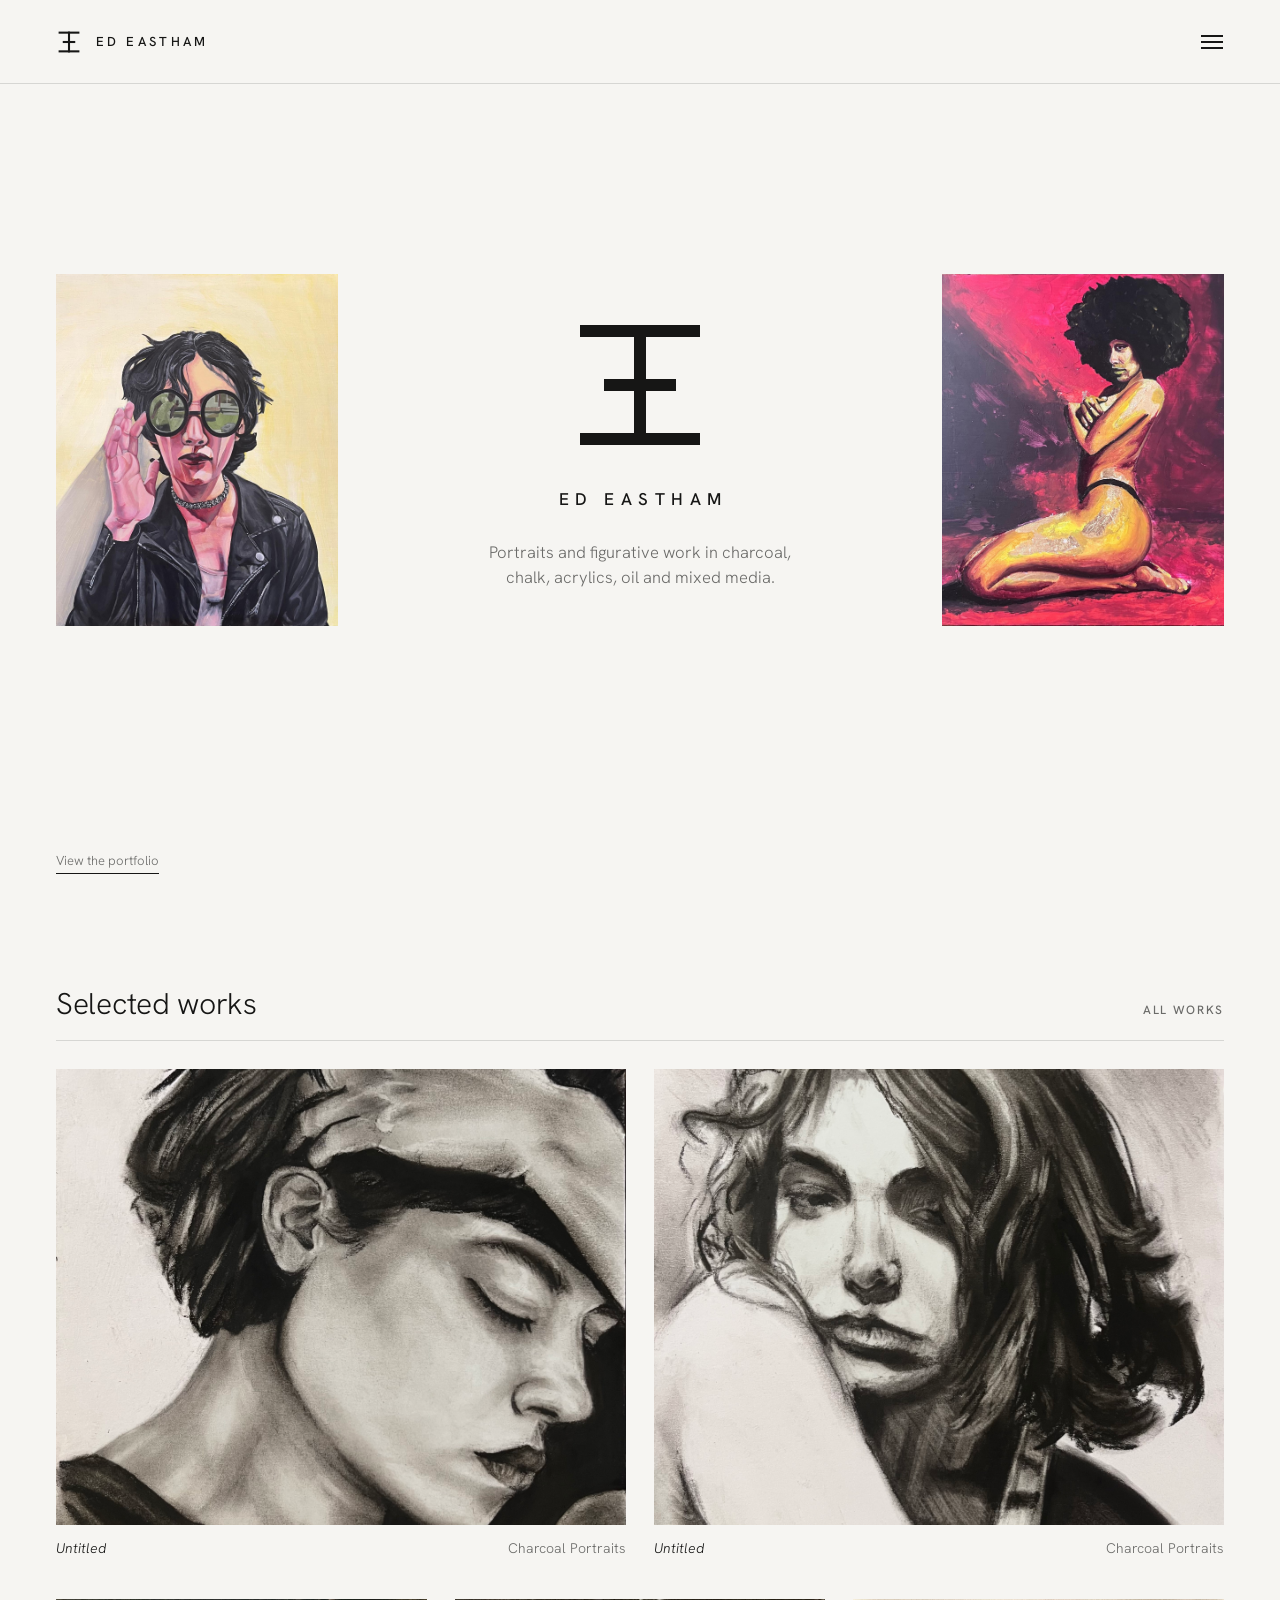
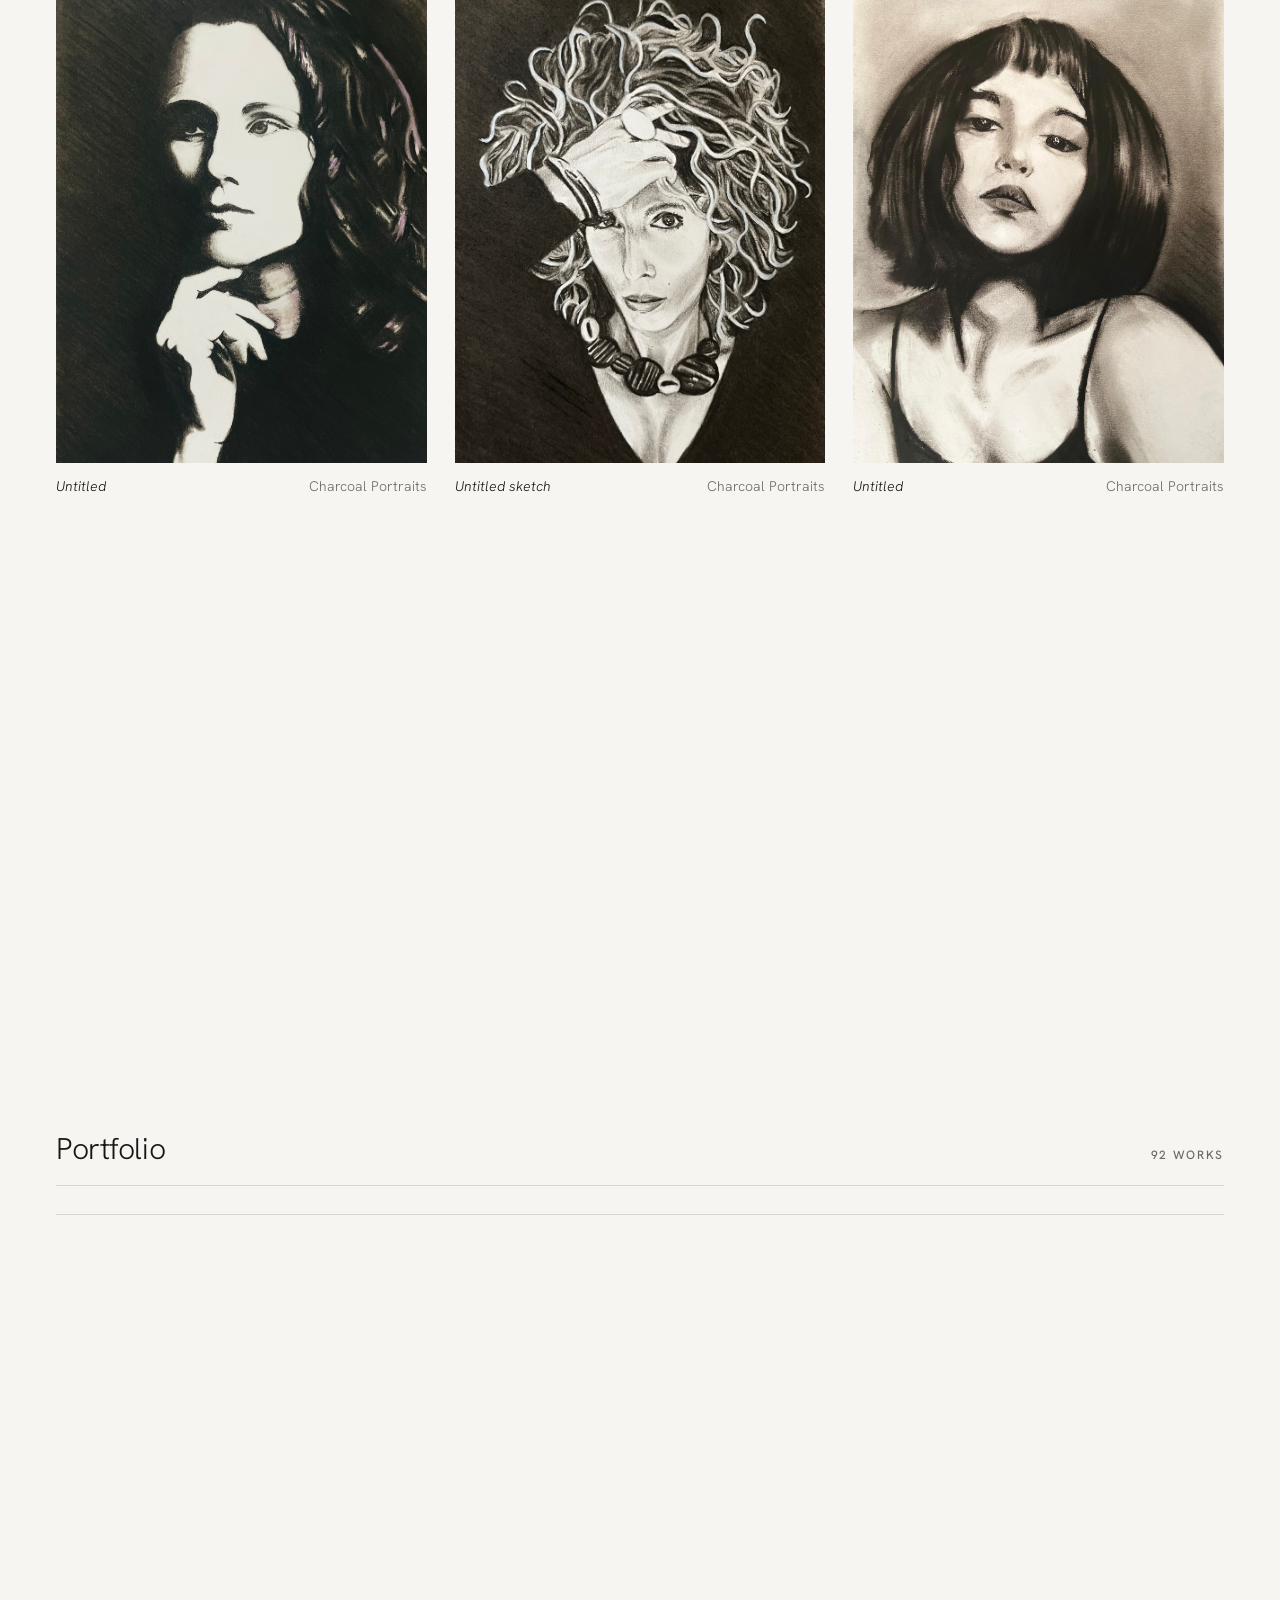
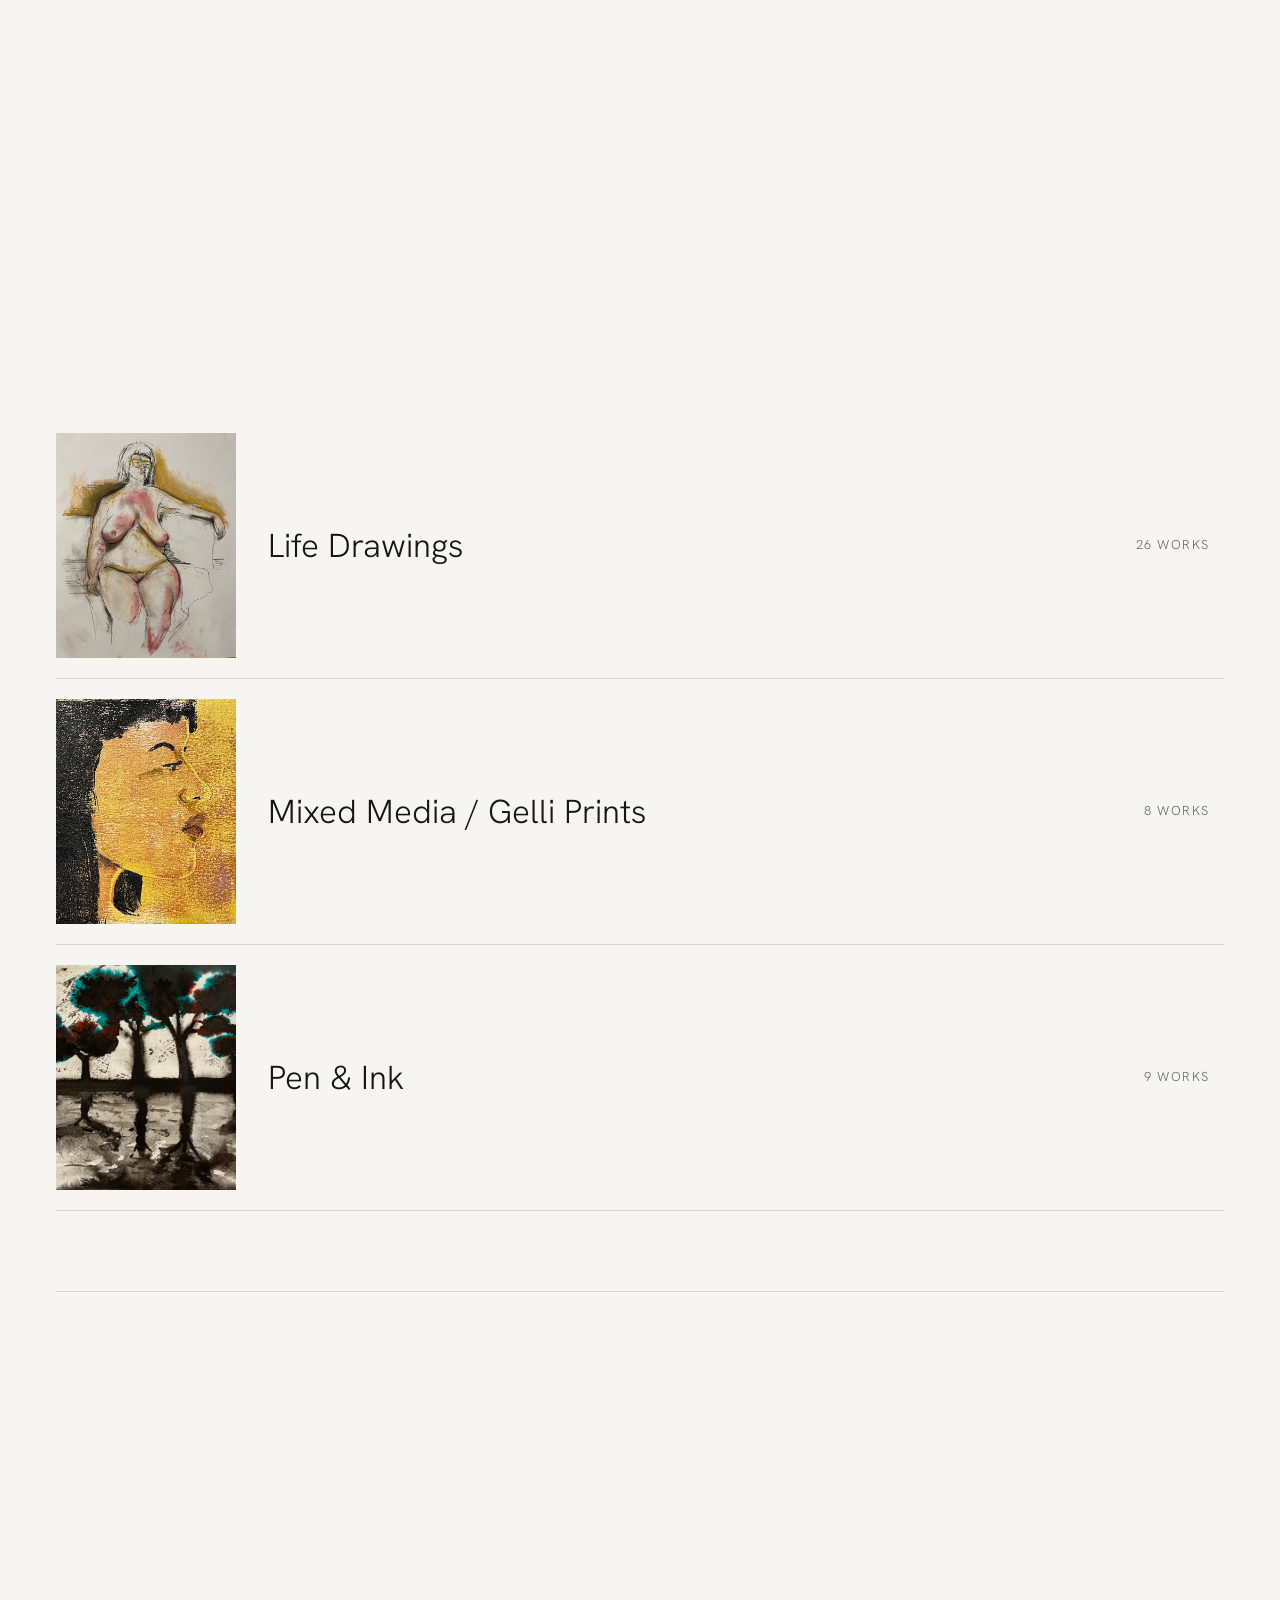
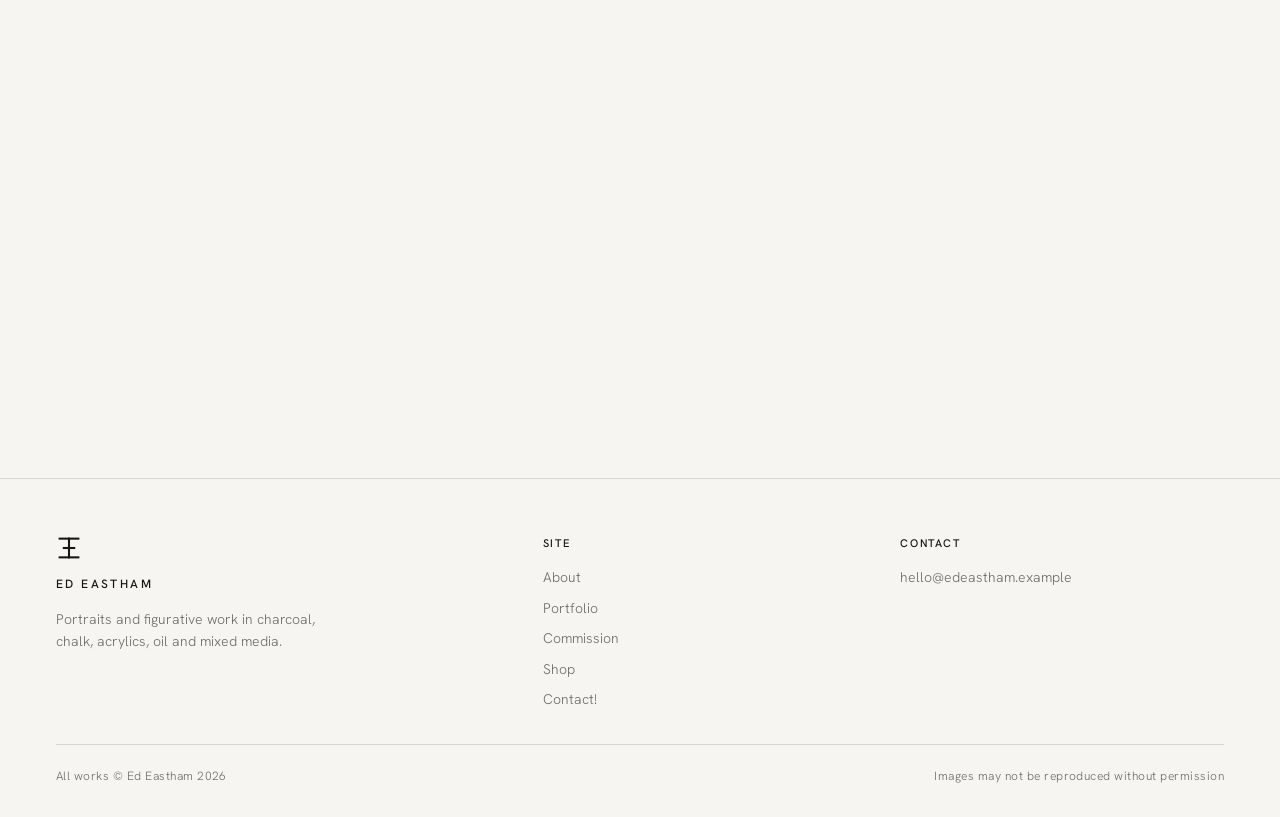
<file: index.html>
<!doctype html>
<html lang="en-GB">
<head>
<meta charset="utf-8">
<meta name="viewport" content="width=device-width, initial-scale=1, viewport-fit=cover">
<title>Ed Eastham</title>
<meta name="description" content="Ed Eastham, artist. Charcoal and painted portraits, figurative works, life drawings, mixed media and pen and ink.">
<link rel="icon" href="data:image/svg+xml,%3Csvg xmlns=%27http://www.w3.org/2000/svg%27 viewBox=%270 0 100 100%27%3E%3Crect width=%27100%27 height=%27100%27 fill=%27%23f6f5f2%27/%3E%3Cg fill=%27%23161615%27%3E%3Crect x=%2746%27 y=%2710%27 width=%278%27 height=%2780%27/%3E%3Crect x=%2710%27 y=%2710%27 width=%2780%27 height=%278%27/%3E%3Crect x=%2710%27 y=%2782%27 width=%2780%27 height=%278%27/%3E%3Crect x=%2726%27 y=%2746%27 width=%2748%27 height=%278%27/%3E%3C/g%3E%3C/svg%3E">
<meta property="og:title" content="Ed Eastham, artist">
<meta property="og:description" content="Portraits and figurative work in charcoal, oil and mixed media.">
<meta property="og:image" content="https://edeastham.co.uk/assets/work/work-03.jpg">
<meta name="theme-color" content="#f6f5f2">
<link rel="preconnect" href="https://fonts.googleapis.com">
<link rel="preconnect" href="https://fonts.gstatic.com" crossorigin>
<link href="https://fonts.googleapis.com/css2?family=Hanken+Grotesk:ital,wght@0,300;0,400;0,500;1,300&family=Cormorant+Garamond:ital,wght@0,400;0,500;1,400&family=Instrument+Sans:ital,wght@0,400;0,500;1,400&family=DM+Sans:ital,wght@0,300;0,400;0,500;1,300&display=swap" rel="stylesheet">
<style>
:root{--accent:#161615;--bg:#f6f5f2;--ink:#161615;--muted:#6a6964;--line:rgba(22,22,21,.14);--soft:#ebe9e4;--hdr:rgba(246,245,242,.82);--shadow:rgba(22,22,21,.12);--font:"Hanken Grotesk","Helvetica Neue",Arial,sans-serif;--ease:cubic-bezier(.2,.7,.2,1);--gutter:22px}
@media (min-width:700px){:root{--gutter:40px}} @media (min-width:1100px){:root{--gutter:56px}} @media (min-width:1500px){:root{--gutter:72px}}
*{margin:0;padding:0;box-sizing:border-box}
html{color-scheme:light only;background:var(--bg);scroll-behavior:smooth}
body{background:var(--bg);color:var(--ink);font-family:var(--font);font-size:17px;line-height:1.6;font-weight:300;-webkit-font-smoothing:antialiased;overflow-x:clip}
img{display:block;max-width:100%}
button{font:inherit;color:inherit;background:none;border:0;cursor:pointer}
a{color:inherit;text-decoration:none}
:focus-visible{outline:1.5px solid var(--ink);outline-offset:4px}
.skip{position:fixed;left:16px;top:-60px;z-index:30;background:var(--ink);color:var(--bg);padding:10px 14px;font-size:14px;transition:top .2s}
.skip:focus{top:16px}
.mark{display:block;fill:currentColor}
.label{font-size:12px;letter-spacing:.14em;text-transform:uppercase;font-weight:500;color:var(--muted)}
.ul{border-bottom:1px solid var(--ink);padding-bottom:1px;transition:opacity .25s} .ul:hover{opacity:.55}
#brand img,#stage .logo img{display:block;object-fit:contain} #brand img{height:30px;width:auto} #stage .logo img{width:clamp(180px,26vw,320px);height:auto}
.cta,.page .cta{border-color:var(--accent);color:var(--accent)} .cta:hover,.page .cta:hover{background:var(--accent);color:var(--bg)} .contact-big,.ul,.works figcaption .enq{border-color:var(--accent)} .nextcat a i,.nextcat a i::after{background:var(--accent);border-color:var(--accent)}

/* header */
header{position:fixed;inset:0 0 auto 0;z-index:10;display:flex;align-items:center;justify-content:space-between;padding:20px var(--gutter);pointer-events:none;transition:padding .35s var(--ease)}
header::before{content:"";position:absolute;inset:0;background:var(--hdr);backdrop-filter:blur(10px);-webkit-backdrop-filter:blur(10px);border-bottom:1px solid var(--line);opacity:0;transition:opacity .35s}
body.scrolled header{padding:12px var(--gutter)} body.scrolled header::before{opacity:1}
body.inner header::before{opacity:1;background:var(--bg)}
body.menu header::before{opacity:1;background:var(--bg)}
header>*{position:relative}
header>*{pointer-events:auto}
#brand{display:flex;align-items:center;gap:14px;color:var(--ink);opacity:0;transform:translateY(-4px);transition:opacity .4s,transform .5s var(--ease)}
body.inner #brand,body.ready #brand{opacity:1;transform:none}
#brand .mark{width:26px;height:26px}
#brand span{font-size:13px;letter-spacing:.26em;text-transform:uppercase;font-weight:500}
#burger{width:44px;height:44px;display:grid;place-items:center;position:relative;margin-right:-10px}
#burger i{position:absolute;left:11px;width:22px;height:1.5px;background:var(--ink);transition:transform .4s var(--ease),opacity .25s,top .4s var(--ease)}
#burger i:nth-child(1){top:15px} #burger i:nth-child(2){top:21px} #burger i:nth-child(3){top:27px}
body.menu #burger i:nth-child(1){top:21px;transform:rotate(45deg)} body.menu #burger i:nth-child(2){opacity:0} body.menu #burger i:nth-child(3){top:21px;transform:rotate(-45deg)}

/* menu */
#menu{position:fixed;inset:0;z-index:9;background:var(--bg);display:grid;grid-template-columns:1fr 1fr;align-items:center;padding:100px var(--gutter) 32px;overflow-y:auto;visibility:hidden;opacity:0;transition:opacity .35s var(--ease),visibility 0s linear .35s}
body.menu #menu{visibility:visible;opacity:1;transition:opacity .35s var(--ease),visibility 0s}
#menu ul{list-style:none;display:grid;max-width:560px}
#menu li>a,#menu li>button{display:flex;align-items:center;justify-content:space-between;width:100%;padding:16px 0;font-size:clamp(30px,4.2vw,52px);font-weight:300;letter-spacing:-.015em;line-height:1.1;border-bottom:1px solid var(--line);text-align:left;transform:translateY(12px);opacity:0;transition:transform .6s var(--ease),opacity .45s,color .3s}
#menu li>a:hover,#menu li>button:hover{color:var(--muted)}
body.menu #menu li>a,body.menu #menu li>button{transform:none;opacity:1}
#menu li:nth-child(2)>*{transition-delay:.05s} #menu li:nth-child(3)>*{transition-delay:.1s} #menu li:nth-child(4)>*{transition-delay:.15s} #menu li:nth-child(5)>*{transition-delay:.2s}
#menu .chev{width:13px;height:13px;border-right:1.5px solid currentColor;border-bottom:1.5px solid currentColor;transform:rotate(45deg) translate(-3px,-3px);transition:transform .4s var(--ease);margin-right:8px}
#menu li.open .chev{transform:rotate(-135deg) translate(-4px,-4px)}
#menu .sub{list-style:none;display:grid;max-height:0;overflow:hidden;transition:max-height .5s var(--ease)}
#menu li.open .sub{max-height:460px}
#menu .sub a{display:flex;justify-content:space-between;padding:10px 0 10px 26px;font-size:19px;font-weight:300;color:var(--muted);border-bottom:1px solid var(--line);transition:color .25s,padding .35s var(--ease)}
#menu .sub li:last-child a{border-bottom:0;margin-bottom:8px}
#menu .sub a:hover,#menu .sub a[aria-current]{color:var(--ink);padding-left:34px}
#menu .sub a small{font-size:12px;letter-spacing:.1em;color:var(--muted)}
#menu .side{display:grid;gap:22px;justify-items:end;text-align:right;color:var(--muted);font-size:15px}
#menu .side p{max-width:30ch;line-height:1.5}
#menu .side .mark{width:72px;height:72px;color:var(--ink)}
#menu .side a{border-bottom:1px solid var(--line);transition:color .25s,border-color .25s} #menu .side a:hover{color:var(--ink);border-color:var(--ink)}

/* home stage */
#stage{position:relative;min-height:100vh;min-height:100dvh;display:grid;place-items:center;overflow:hidden}
#stage .logo{position:relative;z-index:2;display:grid;justify-items:center;gap:26px;color:var(--ink);text-align:center}
#stage .logo .mark{width:clamp(120px,15vw,176px);height:auto}
#stage .logo .mark rect{transform-origin:center;transform:scaleX(0);transition:transform .9s var(--ease)}
#stage .logo .mark rect.v{transform:scaleY(0)}
body.ready #stage .logo .mark rect{transform:none}
body.ready #stage .logo .mark rect:nth-child(2){transition-delay:.25s} body.ready #stage .logo .mark rect:nth-child(3){transition-delay:.4s} body.ready #stage .logo .mark rect:nth-child(4){transition-delay:.55s}
#stage .logo .word{font-size:clamp(14px,1.4vw,17px);letter-spacing:.38em;text-transform:uppercase;font-weight:500;padding-left:.38em;opacity:0;transition:opacity .8s ease .6s}
#stage .logo .role{display:none}
body.ready #stage .logo .word,body.ready #stage .logo .role{opacity:1}
.slot{position:absolute;z-index:1;overflow:hidden;background:var(--soft);opacity:0;transform:translateY(14px);transition:opacity 1s ease,transform 1.2s var(--ease)}
body.ready .slot{opacity:1;transform:none}
.slot img{position:absolute;inset:0;width:100%;height:100%;object-fit:cover;opacity:0;transition:opacity 1.4s ease}
.slot img.on{opacity:1}
.slot a{position:absolute;inset:0}
.s1{left:var(--gutter);top:50%;transform:translateY(-50%) translateY(14px);width:clamp(180px,22vw,340px);aspect-ratio:4/5;transition-delay:.9s}
.s2{right:var(--gutter);top:50%;transform:translateY(-50%) translateY(14px);width:clamp(180px,22vw,340px);aspect-ratio:4/5;transition-delay:1.1s}
body.ready .s1,body.ready .s2{transform:translateY(-50%)}
.s3,.s4,.s5{display:none}
#stage .tag{font-size:clamp(15px,1.3vw,18px);color:var(--muted);max-width:34ch;line-height:1.5;opacity:0;transition:opacity .8s ease .9s}
body.ready #stage .tag{opacity:1}
.slot .cap{position:absolute;left:0;right:0;bottom:0;padding:10px 12px;font-size:12px;letter-spacing:.06em;color:var(--bg);background:linear-gradient(180deg,rgba(22,22,21,0),rgba(22,22,21,.55));opacity:0;transition:opacity .3s}
.slot:hover .cap{opacity:1}
#selected{padding:80px var(--gutter) 30px}
#selected .row,#cats .row{display:grid;grid-template-columns:1fr auto;align-items:baseline;gap:20px;margin-bottom:28px;padding-bottom:12px;border-bottom:1px solid var(--line)}
#selected h2,#cats h2{font-size:clamp(22px,2.4vw,30px);font-weight:300;letter-spacing:-.01em}
.sel{display:grid;grid-template-columns:repeat(6,1fr);gap:40px 28px}
.sel a{grid-column:span 2} .sel a:nth-child(1){grid-column:span 3} .sel a:nth-child(2){grid-column:span 3} .sel a:nth-child(1) .im,.sel a:nth-child(2) .im{aspect-ratio:5/4}
.sel a{display:grid;gap:12px}
.sel .im{aspect-ratio:4/5;overflow:hidden;background:var(--soft)}
.sel .im img{width:100%;height:100%;object-fit:cover;transition:transform 1s var(--ease)}
.sel a:hover .im img{transform:scale(1.02)}
.sel .c{display:grid;grid-template-columns:1fr auto;gap:12px;font-size:14px} .sel .c em{font-style:italic} .sel .c span{color:var(--muted)}
#stage .hint{position:absolute;bottom:26px;left:var(--gutter);z-index:2;font-size:13px;color:var(--muted);opacity:0;transition:opacity .8s ease 1.4s}
body.ready #stage .hint{opacity:1}
#cats{padding:60px var(--gutter) 80px}
#comm{margin:0 var(--gutter) 100px;padding-top:56px;border-top:1px solid var(--line);display:grid;grid-template-columns:repeat(auto-fit,minmax(min(100%,340px),1fr));gap:clamp(30px,5vw,60px);align-items:center}
#comm h2{font-size:clamp(28px,3.4vw,44px);font-weight:300;letter-spacing:-.015em;line-height:1.1;margin-bottom:18px}
#comm p{max-width:48ch;color:var(--muted);margin-bottom:28px}
#comm .im{aspect-ratio:4/5;max-height:70vh;overflow:hidden;background:var(--soft);justify-self:end;width:100%;max-width:520px}
#comm .im img{width:100%;height:100%;object-fit:cover}
.catlist{list-style:none;border-top:1px solid var(--line)}
.catlist a{display:grid;grid-template-columns:180px 1fr auto;gap:32px;align-items:center;padding:20px 0;border-bottom:1px solid var(--line);transition:padding .35s var(--ease)}
.catlist a:hover{padding-left:12px}
.catlist .im{width:180px;aspect-ratio:4/5;background:var(--soft);overflow:hidden}
.catlist .im img{width:100%;height:100%;object-fit:cover}
.catlist .t{font-size:clamp(22px,2.6vw,36px);font-weight:300}
.catlist .n{font-size:13px;letter-spacing:.12em;color:var(--muted);text-transform:uppercase}

/* pages */
main{min-height:100vh;min-height:100dvh}
.page{max-width:1320px;margin:0 auto;padding:124px 22px 100px;padding-left:var(--gutter);padding-right:var(--gutter);animation:rise .55s var(--ease) both}
main.out{opacity:0;transition:opacity .18s ease}
.rv{opacity:0;transform:translateY(14px);transition:opacity .7s ease,transform .8s var(--ease)} .rv.in{opacity:1;transform:none}
@keyframes rise{from{opacity:0;transform:translateY(10px)}to{opacity:1;transform:none}}
.page h1{overflow-wrap:anywhere;font-size:clamp(36px,4.8vw,64px);font-weight:300;letter-spacing:-.02em;line-height:1;margin-bottom:48px;padding-bottom:28px;border-bottom:1px solid var(--line)}
.sec{margin-top:72px} .sec .label{display:block;margin-bottom:18px;padding-bottom:10px;border-bottom:1px solid var(--line)}
.crumbs{display:flex;gap:10px;margin-bottom:22px}
.intro{max-width:56ch;font-size:19px;color:var(--muted);margin:-18px 0 48px}
.crumbs a:hover{color:var(--ink)}
.two{display:grid;grid-template-columns:repeat(auto-fit,minmax(min(100%,340px),1fr));gap:clamp(36px,5vw,60px);align-items:start}
.text{max-width:60ch;display:grid;gap:20px;font-size:19px}
.text p{color:var(--ink)}
.portrait{aspect-ratio:4/5;background:var(--soft);overflow:hidden}
.portrait img{width:100%;height:100%;object-fit:cover}
.cta{display:inline-flex;align-items:center;height:50px;padding:0 24px;border:1px solid var(--ink);font-size:15px;font-weight:400;transition:background .3s,color .3s}
.cta:hover{background:var(--ink);color:var(--bg)}
.steps{list-style:none;counter-reset:s;display:grid;grid-template-columns:repeat(auto-fit,minmax(min(100%,260px),1fr));gap:0;border-top:1px solid var(--line);border-bottom:1px solid var(--line);margin:56px 0 40px}
.steps li{padding:30px 28px 34px 0;border-right:1px solid var(--line);counter-increment:s}
.steps li:last-child{border-right:0} .steps li+li{padding-left:28px}
.steps li::before{content:"0" counter(s);display:block;font-size:12px;letter-spacing:.14em;color:var(--muted);margin-bottom:14px}
.steps b{display:block;font-weight:400;font-size:22px;margin-bottom:10px}
.steps p{color:var(--muted);font-size:16px}
.works{display:grid;grid-template-columns:1fr;gap:96px;max-width:1180px;margin:0 auto}
.works figure{width:100%}
.works figure{cursor:zoom-in}
.works .im{position:relative;display:flex;justify-content:center;background:transparent;width:fit-content;max-width:100%;margin:auto}
.sold-label{position:absolute;right:12px;top:12px;background:var(--ink);color:var(--bg);padding:5px 12px;font-size:13px;font-weight:500;z-index:1}
.work-overview{display:grid;grid-template-columns:repeat(auto-fill,minmax(120px,1fr));gap:24px 16px;margin:0 0 56px}
.work-overview button{text-align:left;min-width:0;font-size:14px;line-height:1.4}
.work-overview .im{position:relative;display:block;background:var(--soft);aspect-ratio:4/5;margin-bottom:10px}
.work-overview img{width:100%;height:100%;object-fit:contain}
.work-overview .sold-label{top:6px;right:6px;padding:3px 7px;font-size:12px}
.work-overview button>span:last-child{display:block;overflow-wrap:anywhere}
.sel .im{position:relative}
.works .im img{width:auto;max-width:100%;max-height:86vh;height:auto;opacity:0;transition:opacity .6s ease,transform 1s var(--ease),filter .6s ease;box-shadow:0 24px 50px var(--shadow)}
.works .im img.lq{opacity:1;filter:blur(14px);transform:scale(1.02)}
.works .im img.ld{opacity:1}
.works figure:hover .im img{transform:scale(1.015)}
.works figcaption{margin:18px auto 0;display:grid;grid-template-columns:1fr auto;gap:14px;font-size:15px;max-width:760px;align-items:end}
.works figcaption .enq{font-size:13px;letter-spacing:.08em;text-transform:uppercase;border-bottom:1px solid var(--ink);padding-bottom:2px;white-space:nowrap}
.works figcaption em{font-style:italic;font-weight:300}
.works figcaption span{color:var(--muted)}
.works figcaption .price{color:var(--ink);font-weight:400}
.empty{padding:80px 0;border-top:1px solid var(--line);font-size:20px;color:var(--muted)}
.nextcat{margin-top:90px;padding-top:26px;border-top:1px solid var(--line);display:flex;justify-content:space-between;align-items:baseline;gap:20px}
.nextcat a{font-size:clamp(22px,2.6vw,34px);font-weight:300;display:inline-flex;align-items:center;gap:14px;transition:gap .35s var(--ease)} .nextcat a:hover{gap:24px}
.nextcat a i{width:34px;height:1px;background:var(--ink);position:relative} .nextcat a i::after{content:"";position:absolute;right:0;top:-4px;width:8px;height:8px;border-top:1px solid var(--ink);border-right:1px solid var(--ink);transform:rotate(45deg)}
.catlist .n{display:inline-flex;align-items:center;gap:14px} .catlist .n i{width:0;height:1px;background:var(--ink);transition:width .35s var(--ease)} .catlist a:hover .n i{width:28px}
.contact-big{font-size:clamp(26px,4vw,56px);font-weight:300;letter-spacing:-.02em;margin:10px 0 40px;display:block;width:max-content;max-width:100%;border-bottom:1px solid var(--ink);padding-bottom:4px;transition:opacity .25s}
.contact-big{overflow-wrap:anywhere}
.contact-big:hover{opacity:.6}
form{display:grid;gap:22px;max-width:560px}
form label{display:grid;gap:8px;font-size:13px;letter-spacing:.12em;text-transform:uppercase;color:var(--muted)}
form input,form textarea{font:inherit;font-size:18px;color:var(--ink);background:transparent;border:0;border-bottom:1px solid var(--ink);padding:8px 0;border-radius:0;outline:none}
form textarea{min-height:120px;resize:vertical}
form input:focus,form textarea:focus{border-bottom-width:1.5px}
.note{font-size:15px;color:var(--muted);max-width:60ch;margin-top:30px}

/* lightbox */
#lb{position:fixed;inset:0;overflow-y:auto;z-index:20;background:var(--bg);display:grid;grid-template-rows:minmax(0,1fr) auto auto;visibility:hidden;opacity:0;transition:opacity .35s,visibility 0s linear .35s}
#lb.open{visibility:visible;opacity:1;transition:opacity .35s,visibility 0s}
#lb .view{position:relative;min-height:0;display:grid;place-items:center;padding:70px var(--gutter) 10px}
#lb img{max-width:100%;max-height:calc(100dvh - 190px);object-fit:contain;box-shadow:0 30px 60px var(--shadow);cursor:zoom-in;transition:transform .45s var(--ease);transform-origin:var(--zx,50%) var(--zy,50%)}
#lb.zoom img{transform:scale(2.2);cursor:zoom-out}
#lb .bar,#lb .strip{transition:opacity .3s} #lb.zoom .bar,#lb.zoom .strip{opacity:0;pointer-events:none}
#lb .zoomhint{font-size:12px;letter-spacing:.1em;text-transform:uppercase;color:var(--muted)}
#lb .bar{display:grid;grid-template-columns:1fr auto;align-items:end;gap:20px;padding:10px var(--gutter) 24px}
#lb .cap{overflow-wrap:anywhere;font-size:15px;display:grid;gap:2px} #lb .cap em{font-style:italic} #lb .cap span{color:var(--muted)}
#lb .nav{display:flex;gap:6px}
#lb .nav button,#lbClose{height:40px;padding:0 16px;border:1px solid var(--line);font-size:14px;color:var(--ink);transition:background .25s,color .25s,border-color .25s}
#lb .nav button:hover,#lbClose:hover{background:var(--ink);color:var(--bg);border-color:var(--ink)}
#lbClose{position:fixed;top:16px;right:var(--gutter)}
#lb .strip{display:flex;gap:8px;padding:0 var(--gutter) 22px;overflow-x:auto}
#lb .strip button{width:46px;aspect-ratio:4/5;flex:0 0 auto;overflow:hidden;opacity:.5;transition:opacity .25s;border:1px solid transparent}
#lb .strip button.on{opacity:1;border-color:var(--ink)} #lb .strip button:hover{opacity:1}
#lb .strip img{width:100%;height:100%;object-fit:cover}

footer{padding:56px var(--gutter) 30px;border-top:1px solid var(--line);display:grid;grid-template-columns:1.4fr 1fr 1fr;gap:34px;font-size:14px;color:var(--muted)}
footer a:hover{color:var(--ink)}
footer .mark{width:26px;height:26px;color:var(--ink)}
footer .l{display:grid;gap:14px;align-content:start;max-width:34ch}
footer .l b{font-weight:500;color:var(--ink);letter-spacing:.2em;text-transform:uppercase;font-size:12px}
footer .col{display:grid;gap:8px;align-content:start} footer .col b{font-weight:500;color:var(--ink);letter-spacing:.14em;text-transform:uppercase;font-size:11px;margin-bottom:6px}
footer .bottom{grid-column:1/-1;display:flex;justify-content:space-between;gap:16px;flex-wrap:wrap;padding-top:22px;border-top:1px solid var(--line);font-size:12px;letter-spacing:.04em}
.cv{list-style:none;display:grid;border-top:1px solid var(--line)} .cv li{display:grid;grid-template-columns:90px 1fr;gap:20px;padding:12px 0;border-bottom:1px solid var(--line);font-size:16px} .cv li span:first-child{color:var(--muted)}

@media (max-width:900px){#comm{grid-template-columns:1fr;gap:30px} #comm .im{justify-self:start;max-height:60vh} .two{grid-template-columns:1fr;gap:36px} .works{grid-template-columns:1fr;gap:44px} .steps{grid-template-columns:1fr} .steps li{border-right:0;border-bottom:1px solid var(--line);padding:24px 0} .steps li+li{padding-left:0} .steps li:last-child{border-bottom:0} #menu{grid-template-columns:1fr} #menu .side{display:none}}
body.menu,body.lbopen{overflow:hidden}
@media (max-width:640px){
  :root{--gutter:20px}
  header{padding:12px var(--gutter);padding-top:max(12px,env(safe-area-inset-top))}
  #brand{min-width:0;gap:10px} #brand span{font-size:12px;letter-spacing:.18em}
  #burger{width:48px;height:48px;flex-shrink:0}
  #stage{min-height:0;display:grid;grid-template-columns:1fr 1fr;gap:0 14px;align-items:start;padding:112px var(--gutter) 32px;overflow:visible}
  #stage .logo{grid-column:1/-1;grid-row:1;justify-self:stretch;justify-items:start;text-align:left;gap:16px;margin-bottom:30px;min-width:0}
  #stage .logo .mark{display:none}
  #stage .logo .word{font-size:clamp(24px,7.5vw,34px);letter-spacing:.1em;padding:0;line-height:1.2}
  #stage .logo img{max-width:200px;max-height:100px;object-position:left}
  #stage .tag{font-size:16px;padding:0;max-width:32ch;line-height:1.6}
  #stage .slot{position:relative;inset:auto;width:100%;aspect-ratio:4/5;grid-row:2;transform:none;opacity:1}
  #stage .s1{grid-column:1} #stage .s2{grid-column:2;margin-top:32px}
  #stage .hint{position:static;display:inline-flex;grid-column:1/-1;justify-self:start;align-items:center;min-height:44px;margin-top:20px;font-size:14px;opacity:1}
  #selected{padding:24px var(--gutter) 12px} #cats{padding:40px var(--gutter) 48px}
  #selected .row,#cats .row{gap:12px;margin-bottom:20px}
  #selected .row>a{display:flex;align-items:center;min-height:44px}
  .sel{grid-template-columns:1fr 1fr;gap:26px 14px}
  .sel a,.sel a:nth-child(1),.sel a:nth-child(2){grid-column:span 1;min-width:0}
  .sel a:nth-child(1) .im,.sel a:nth-child(2) .im{aspect-ratio:4/5}
  .sel .c{grid-template-columns:1fr;gap:3px;line-height:1.4} .sel .c span{font-size:12px}
  #comm{margin-bottom:48px;padding-top:32px;gap:26px} #comm .im{max-height:none}
  .page{padding-top:104px;padding-bottom:48px}
  .page h1{font-size:clamp(30px,8.5vw,40px);line-height:1.12;margin-bottom:28px;padding-bottom:22px}
  .crumbs{font-size:10px;letter-spacing:.1em;flex-wrap:wrap;align-items:center;gap:6px 10px;margin-bottom:14px}
  .crumbs a{display:inline-flex;align-items:center;min-height:32px}
  .text,.intro{font-size:17px;line-height:1.7} .intro{margin:-8px 0 28px}
  .two{gap:28px}.sec{margin-top:40px}.portrait{max-height:70svh}
  .catlist a{grid-template-columns:88px minmax(0,1fr);column-gap:18px;row-gap:6px;padding:16px 0}
  .catlist .im{width:88px;grid-row:span 2} .catlist .t{font-size:24px;line-height:1.2;align-self:end;overflow-wrap:anywhere}
  .catlist .n{grid-column:2;font-size:10px;align-self:start}
  .work-overview{grid-template-columns:repeat(3,minmax(0,1fr));gap:20px 12px;margin-bottom:36px}
  .works{gap:44px}.works .im img{max-height:68svh;box-shadow:none}
  .works figcaption{grid-template-columns:minmax(0,1fr) auto;gap:12px;font-size:14px;margin-top:14px;align-items:start}
  .works figcaption>div{min-width:0;overflow-wrap:anywhere}
  .works figcaption .enq{min-height:44px;display:flex;align-items:center;font-size:11px}
  .nextcat{margin-top:48px;gap:16px}.nextcat a{min-width:0;font-size:24px;overflow-wrap:anywhere}.nextcat a i{flex-shrink:0;width:24px}
  #menu{align-content:start;padding:96px var(--gutter) max(28px,env(safe-area-inset-bottom));overscroll-behavior:contain}
  #menu li>a,#menu li>button{padding:16px 0;font-size:32px;min-height:56px}
  #menu .sub a{padding:13px 0 13px 16px;font-size:17px;min-height:48px}
  #menu .sub a:hover{padding-left:16px}
  #lb{height:100dvh;overscroll-behavior:contain;padding-bottom:env(safe-area-inset-bottom)}
  #lb .view{padding:72px 16px 12px;overflow:hidden}
  #lb .view>img{width:100%;height:100%;min-height:0;max-height:100%;object-fit:contain;box-shadow:none}
  #lb .view>.sold-label{top:76px;right:20px}
  #lb .bar{grid-template-columns:1fr;gap:12px;padding:8px 20px 12px}
  #lb .cap{font-size:14px;line-height:1.45} #lb .cap .ul{display:inline-flex;align-items:center;min-height:44px}
  #lb .nav{display:grid;grid-template-columns:1fr 1fr;gap:10px}
  #lb .nav button,#lbClose{height:46px;font-size:14px} #lbClose{top:max(12px,env(safe-area-inset-top));right:20px;background:var(--bg);z-index:2}
  #lb .strip{padding:0 20px 12px;gap:10px} #lb .strip button{width:44px;min-height:44px}
  #lb .zoomhint{font-size:10px;letter-spacing:.05em}
  .cta{height:52px;width:100%;justify-content:center} form input,form textarea{font-size:17px;min-height:48px}
  .contact-big{font-size:clamp(22px,6.8vw,32px)}
  footer{grid-template-columns:1fr 1fr;gap:24px;padding-top:32px} footer .l{grid-column:1/-1;max-width:100%}
  footer .col{min-width:0;gap:0;align-content:start} footer .col a{min-height:44px;display:flex;align-items:center;overflow-wrap:anywhere}
  footer .bottom{padding-top:16px;gap:8px}
}
@media (max-width:950px) and (max-height:500px) and (orientation:landscape){
  #lb{grid-template-columns:minmax(0,1fr) minmax(180px,40%);grid-template-rows:1fr auto}
  #lb .view{grid-row:1/-1;padding:16px;overflow:hidden} #lb .view>img{width:100%;height:100%;max-height:100%;min-height:0;object-fit:contain;box-shadow:none}
  #lb .bar{grid-template-columns:1fr;padding:64px 20px 10px;align-content:end;gap:10px} #lb .strip{grid-column:2;padding:0 20px 12px} #lb .nav{display:flex} #lb .nav button{min-height:44px} #lb .view>.sold-label{top:20px}
}
@media (hover:none){.works figure:hover .im img,.sel a:hover .im img{transform:none} .catlist a:hover{padding-left:0} .slot .cap{opacity:1}}
@media (prefers-reduced-motion:reduce){*{transition:none!important;animation:none!important}.rv{opacity:1;transform:none}}
</style>
</head>
<body>
<svg width="0" height="0" style="position:absolute" aria-hidden="true"><symbol id="ee" viewBox="0 0 100 100"><rect class="v" x="46" y="10" width="8" height="80"/><rect x="10" y="10" width="80" height="8"/><rect x="10" y="82" width="80" height="8"/><rect x="26" y="46" width="48" height="8"/></symbol></svg>

<a class="skip" href="#main">Skip to content</a>
<header>
  <a id="brand" href="#/" aria-label="Ed Eastham, home"><svg class="mark"><use href="#ee"/></svg><span id="brandName" data-edit="settings/site:wordmark"></span></a>
  <button id="burger" aria-label="Menu" aria-expanded="false" aria-controls="menu"><i></i><i></i><i></i></button>
</header>

<nav id="menu" aria-label="Site">
  <ul>
    <li><a href="#/about">About</a></li>
    <li id="pfItem"><button id="pfToggle" aria-expanded="false">Portfolio <span class="chev" aria-hidden="true"></span></button><ul class="sub" id="pfSub"></ul></li>
    <li><a href="#/commission">Commission</a></li>
    <li><a href="#/shop">Shop</a></li>
    <li><a href="#/contact">Contact</a></li>
  </ul>
  <div class="side"><svg class="mark" aria-hidden="true"><use href="#ee"/></svg><div id="menuFoot"></div></div>
</nav>

<main id="main"><noscript><p style="padding:120px 24px">This site needs JavaScript to show the works. Please enable it, or email hello@edeastham.example.</p></noscript></main>

<div id="lb" role="dialog" aria-modal="true" aria-label="Artwork">
  <div class="view"><img id="lbImg" alt=""></div>
  <div class="bar"><div class="cap" id="lbCap"></div><div class="nav"><button id="lbPrev">Previous</button><button id="lbNext">Next</button></div></div>
  <div class="strip" id="lbStrip"></div>
  <button id="lbClose" aria-label="Close">Close</button>
</div>

<script>
/* Netlify Identity links (invites, password resets) land on the site root; hand them to the editor page */
if (!new URLSearchParams(location.search).has('edit') && /(invite|recovery|confirmation|email_change)_token=/.test(location.hash)){
  const w = document.createElement('script'); w.src = 'https://identity.netlify.com/v1/netlify-identity-widget.js';
  w.onload = () => { const ni = window.netlifyIdentity; if (!ni) return; ni.on('login', () => { document.location.href = '/admin/'; }); };
  document.head.appendChild(w);
}
/* All words and works live in content/site.json. Edit that file to change the site. */
const HASH = !!window.HASH_MODE || location.protocol === 'file:' || location.pathname.includes('/05-example-sites/ed-eastham/');
const pathOf = () => HASH ? location.hash.replace(/^#\/?/, '') : location.pathname.replace(/^\/ed-eastham(?=\/|$)/, '').replace(/^\/+|\/+$/g, '');
let S = null, timers = [], lbList = [], lbIdx = 0, lastFocus = null;
const main = document.getElementById('main');
const esc = s => String(s == null ? '' : s).replace(/[&<>"]/g, c => ({ '&':'&amp;', '<':'&lt;', '>':'&gt;', '"':'&quot;' }[c]));
const SUB = (location.pathname.match(/^\/ed-eastham(?=\/|$)/) || [''])[0];   /* '' on the real domain, '/ed-eastham' on github.io */
const ROOT = HASH ? '' : SUB + '/';
const work = f => new URLSearchParams(location.search).get('edit') === '1' && window.__studioPictures?.[f] || ROOT + 'assets/work/' + f;
const hasThumb = f => !S.thumbs || S.thumbs.includes(f);
const allWorks = () => S.categories.flatMap(c => c.works.map(w => Object.assign({ cat: c }, w)));
const findWork = f => allWorks().find(w => w.file === f);
const capOf = w => [w.medium, w.size, w.year].filter(Boolean).join(', ');

function go(){ main.classList.add('out'); setTimeout(() => { render(); main.classList.remove('out'); }, 180); }
function navigate(path){ if (HASH){ location.hash = '#' + path; return; } const full = SUB + path; if (location.pathname === full){ render(); return; } history.pushState(null, '', full + (new URLSearchParams(location.search).get('edit') === '1' ? '?edit=1' : '')); go(); }
const componentReady = new Promise((resolve, reject) => { const script = document.createElement('script'); script.src = ROOT + 'components.js'; script.onload = resolve; script.onerror = reject; document.head.append(script); });
Promise.all([fetch(ROOT + 'content/site.json').then(r => r.json()), componentReady]).then(([data]) => {
  S = data; applySettings(); buildMenu();
  if (HASH) addEventListener('hashchange', go);
  else { if (/^#\//.test(location.hash)) history.replaceState(null, '', location.hash.slice(1)); addEventListener('popstate', go); }
  document.addEventListener('click', e => { if (HASH) return; const a = e.target.closest('a[href]'); if (!a || e.metaKey || e.ctrlKey || a.target === '_blank') return; const h = a.getAttribute('href'); if (/^#\//.test(h)){ e.preventDefault(); navigate(h.slice(1)); } else if (/^\/(?!\/)/.test(h)){ e.preventDefault(); navigate(h.replace(/^\/ed-eastham(?=\/|$)/, '')); } });
  render();
});
addEventListener('scroll', () => document.body.classList.toggle('scrolled', scrollY > 40), { passive:true });
const io = new IntersectionObserver(es => es.forEach(e => { if (e.isIntersecting){ e.target.classList.add('in'); io.unobserve(e.target); } }), { threshold:.12, rootMargin:'0px 0px -6% 0px' });
function reveal(){ main.querySelectorAll('.sel a, .catlist li, .works figure, .steps li, #comm > *').forEach((el, i) => { el.classList.add('rv'); el.style.transitionDelay = (i % 6) * 60 + 'ms'; io.observe(el); }); }

function applySettings(){
  const st = S.settings || {}; const c = st.colours || {}; const r = document.documentElement.style;
  if (c.background) r.setProperty('--bg', c.background); if (c.text) r.setProperty('--ink', c.text); if (c.accent) r.setProperty('--accent', c.accent);
  if (c.background && c.text){ r.setProperty('--muted', mix(c.text, c.background, .62)); r.setProperty('--line', hexToRgba(c.text, .14)); r.setProperty('--soft', mix(c.text, c.background, .06)); r.setProperty('--hdr', hexToRgba(c.background, .82)); }
  const faces = { 'Hanken Grotesk': '"Hanken Grotesk","Helvetica Neue",Arial,sans-serif', 'Instrument Sans': '"Instrument Sans","Helvetica Neue",Arial,sans-serif', 'DM Sans': '"DM Sans","Helvetica Neue",Arial,sans-serif', 'Cormorant Garamond': '"Cormorant Garamond",Georgia,serif' };
  if (st.typeface && faces[st.typeface]) r.setProperty('--font', faces[st.typeface]);
  document.body.style.fontSize = st.typeface === 'Cormorant Garamond' ? '20px' : '';
  const L = st.labels || {};
  ['about','commission','shop','contact'].forEach(k => document.querySelectorAll('#menu a').forEach(a => { if (['#/' + k, SUB + '/' + k].includes(a.getAttribute('href'))) a.textContent = lbl(k); }));
  const pf = document.getElementById('pfToggle'); if (pf) pf.childNodes[0].textContent = lbl('portfolio') + ' ';
  const lg = (st.logo || {}), brand = document.getElementById('brand');
  brand.querySelector('svg,img')?.remove();
  if (lg.style === 'image' && lg.image) brand.prepend(Object.assign(new Image(), { src: work(lg.image.replace(/^.*assets\/work\//, '')), alt: S.name }));
  else brand.insertAdjacentHTML('afterbegin', '<svg class="mark"><use href="#ee"/></svg>');
}
function hexToRgba(h, a){ const n = parseInt(h.slice(1), 16); return 'rgba(' + (n >> 16 & 255) + ',' + (n >> 8 & 255) + ',' + (n & 255) + ',' + a + ')'; }
function mix(a, b, t){ const A = parseInt(a.slice(1), 16), B = parseInt(b.slice(1), 16); const ch = s => Math.round(((A >> s) & 255) * t + ((B >> s) & 255) * (1 - t)); return '#' + [16, 8, 0].map(s => ch(s).toString(16).padStart(2, '0')).join(''); }
const defaultLabels = { about:'About', portfolio:'Portfolio', commission:'Commission', shop:'Shop', contact:'Contact' };
const lbl = k => { const label = S.settings?.labels?.[k]; return label && label !== defaultLabels[k] ? label : S.pages[k]?.title || label || defaultLabels[k]; };
const soldLabel = w => w.sold ? '<span class="sold-label">Sold</span>' : '';
const thumb = w => hasThumb(w.file) ? ROOT + 'assets/work/thumbs/' + w.file : work(w.file);
function overview(list){ return '<nav class="work-overview" aria-label="Artwork thumbnails">' + list.map((w,i) => '<button type="button" data-work-index="' + i + '" aria-label="View ' + esc(w.title) + (w.sold ? ', sold' : '') + '"><span class="im"><img src="' + thumb(w) + '" alt="" loading="lazy">' + soldLabel(w) + '</span><span>' + esc(w.title) + '</span></button>').join('') + '</nav>'; }
function bindWorks(){ main.querySelectorAll('.works figure, [data-work-index]').forEach(el => { const open = () => openLb(+(el.dataset.workIndex ?? el.dataset.i)); el.addEventListener('click', open); if (el.tagName !== 'BUTTON') el.addEventListener('keydown', e => { if (e.target === el && (e.key === 'Enter' || e.key === ' ')){ e.preventDefault(); open(); } }); }); }
const socialLinks = () => ((S.settings || {}).social || []).filter(x => x && x.url).map(x => '<a href="' + esc(x.url) + '" target="_blank" rel="noopener">' + esc(x.label || 'Link') + '</a>').join('');
function buildMenu(){
  document.getElementById('brandName').textContent = S.wordmark;
  document.getElementById('pfSub').innerHTML = S.categories.map(c => '<li><a href="#/portfolio/' + c.slug + '">' + esc(c.title) + '<small>' + (c.works.length || 'soon') + '</small></a></li>').join('');
  document.getElementById('menuFoot').innerHTML = '<p>' + esc(S.tagline || '') + '</p><div style="display:grid;gap:8px"><a href="mailto:' + esc(S.email) + '">' + esc(S.email) + '</a>' + (S.instagram ? '<a href="' + esc(S.instagram) + '" target="_blank" rel="noopener">Instagram</a>' : '') + '</div>';
}
const burger = document.getElementById('burger');
function setMenu(open){ const was = document.body.classList.contains('menu'); document.body.classList.toggle('menu', open); burger.setAttribute('aria-expanded', open); main.inert = open; burger.setAttribute('aria-label', open ? 'Close menu' : 'Open menu'); if (open) setTimeout(() => { const f = document.querySelector('#menu a, #menu button'); if (f) f.focus(); }, 60); else if (was) burger.focus(); }
addEventListener('keydown', e => { if (e.key !== 'Tab') return; const trap = document.body.classList.contains('menu') ? document.getElementById('menu') : (document.getElementById('lb').classList.contains('open') ? document.getElementById('lb') : null); if (!trap) return; const f = [...trap.querySelectorAll('a[href], button:not([disabled])')].filter(el => el.offsetParent !== null || el === document.getElementById('lbClose')); if (trap.id === 'menu') f.unshift(burger); if (!f.length) return; const first = f[0], last = f[f.length - 1]; if (e.shiftKey && document.activeElement === first){ e.preventDefault(); last.focus(); } else if (!e.shiftKey && document.activeElement === last){ e.preventDefault(); first.focus(); } });
/* swipe between works on touch screens */
let touchStart = null;
const artworkView = document.querySelector('#lb .view');
artworkView.addEventListener('touchstart', e => { touchStart = e.touches.length === 1 ? { x:e.touches[0].clientX, y:e.touches[0].clientY } : null; }, { passive:true });
artworkView.addEventListener('touchcancel', () => { touchStart = null; }, { passive:true });
artworkView.addEventListener('touchend', e => {
  if (!touchStart) return;
  const dx = e.changedTouches[0].clientX - touchStart.x, dy = e.changedTouches[0].clientY - touchStart.y; touchStart = null;
  if (!document.getElementById('lb').classList.contains('zoom') && Math.abs(dx) > 50 && Math.abs(dx) > Math.abs(dy) * 1.5) stepLb(dx < 0 ? 1 : -1);
}, { passive:true });
burger.addEventListener('click', () => setMenu(!document.body.classList.contains('menu')));
document.getElementById('pfToggle').addEventListener('click', e => { const li = document.getElementById('pfItem'); li.classList.toggle('open'); e.currentTarget.setAttribute('aria-expanded', li.classList.contains('open')); });
document.getElementById('menu').addEventListener('click', e => { if (e.target.closest('a')) setMenu(false); });
addEventListener('keydown', e => { const lbOpen = document.getElementById('lb').classList.contains('open'); if (e.key === 'Escape'){ if (lbOpen) closeLb(); else setMenu(false); } if (lbOpen){ if (e.key === 'ArrowRight') stepLb(1); if (e.key === 'ArrowLeft') stepLb(-1); } });

function render(){
  const h = pathOf(); timers.forEach(clearInterval); timers = [];
  closeLb(); setMenu(false);
  const [head, sub] = h.split('/');
  document.body.classList.toggle('inner', !!head); document.body.classList.remove('ready');
  document.querySelectorAll('#menu a').forEach(a => { const t = a.getAttribute('href').replace(/^#?\//, ''); if (t === h) a.setAttribute('aria-current', 'page'); else a.removeAttribute('aria-current'); });
  if (head === 'portfolio' && sub && S.categories.some(c => c.slug === sub)) document.getElementById('pfItem').classList.add('open');
  const known = !head || head === 'portfolio' || !!S.pages[head];
  if (!known && !HASH) history.replaceState(null, '', SUB + '/');
  if (!head || !known) home(); else if (head === 'portfolio') sub ? category(sub) : portfolio(); else page(head);
  scrollTo(0, 0);
  const cat = sub && S.categories.find(c => c.slug === sub);
  document.title = (head && known ? ((cat ? cat.title : lbl(head)) + ', ') : '') + S.name;
  main.querySelectorAll('.works .im img[data-full]').forEach(im => { const full = new Image(); full.src = im.dataset.full; full.onload = () => { im.src = full.src; im.classList.remove('lq'); im.classList.add('ld'); }; full.onerror = () => { im.classList.remove('lq'); im.classList.add('ld'); }; });
  editHooks();
  reveal(); document.body.classList.toggle('scrolled', scrollY > 40);
  if (!HASH) document.querySelectorAll('a[href^="#/"]').forEach(a => a.setAttribute('href', SUB + a.getAttribute('href').slice(1)));
}
const foot = () => '<footer><div class="l"><svg class="mark" aria-hidden="true"><use href="#ee"/></svg><b>' + esc(S.name) + '</b><span>' + esc(S.tagline || '') + '</span></div>' +
  '<div class="col"><b>Site</b><a href="#/about">' + esc(lbl('about')) + '</a><a href="#/portfolio">' + esc(lbl('portfolio')) + '</a><a href="#/commission">' + esc(lbl('commission')) + '</a><a href="#/shop">' + esc(lbl('shop')) + '</a><a href="#/contact">' + esc(lbl('contact')) + '</a></div>' +
  '<div class="col"><b>Contact</b><a href="mailto:' + esc(S.email) + '">' + esc(S.email) + '</a>' + (S.instagram ? '<a href="' + esc(S.instagram) + '" target="_blank" rel="noopener">Instagram</a>' : '') + socialLinks() + (S.location ? '<span>' + esc(S.location) + '</span>' : '') + '</div>' +
  '<div class="bottom"><span>All works © ' + esc(S.name) + ' ' + new Date().getFullYear() + '</span><span>' + esc((S.settings || {}).footerLine || '') + '</span></div></footer>';

function home(){
  const pool = allWorks();
  const feat = S.home.featured.map(f => findWork(f)).filter(Boolean);
  if (!feat.length) feat.push(...pool.slice(0, 5));   /* nothing chosen for the home page: show the first works instead of breaking */
  const hs = (S.settings || {}).home || {}; const sel = pool.slice(0, hs.selectedCount || 6); const lg = (S.settings || {}).logo || {};
  main.innerHTML = '<section id="stage">' +
    [1,2].map(i => '<div class="slot s' + i + '" data-slot="' + (i - 1) + '"></div>').join('') +
    '<div class="logo">' + (lg.style === 'image' && lg.image ? '<img src="' + work(lg.image.replace(/^.*assets\/work\//, '')) + '" alt="' + esc(S.name) + '">' : '<svg class="mark" aria-hidden="true"><use href="#ee"/></svg><div class="word" data-edit="settings/site:wordmark">' + esc(S.wordmark) + '</div>') + '<p class="tag" data-edit="settings/site:tagline">' + esc(S.tagline || '') + '</p></div>' +
    '<a class="hint ul" href="#/portfolio">View the portfolio</a></section>' +
    (hs.showSelectedWorks === false ? '' : '<section id="selected"><div class="row"><h2>Selected works</h2><a class="label" href="#/portfolio">All works</a></div><div class="sel">' +
    sel.map(w => '<a href="#/portfolio/' + w.cat.slug + '"><div class="im"><img src="' + work(w.file) + '" alt="' + esc(w.title) + '" loading="lazy">' + soldLabel(w) + '</div><div class="c"><em>' + esc(w.title) + '</em><span>' + esc(w.cat.title) + '</span></div></a>').join('') + '</div></section>') +
    (hs.showCategories === false ? '' : '<section id="cats"><div class="row"><h2>' + esc(lbl('portfolio')) + '</h2><span class="label">' + pool.length + ' works</span></div><ul class="catlist">' +
    S.categories.map(c => '<li><a href="#/portfolio/' + c.slug + '"><div class="im">' + (c.works[0] ? '<img src="' + work(c.works[0].file) + '" alt="" loading="lazy">' : '') + '</div><span class="t">' + esc(c.title) + '</span><span class="n">' + (c.works.length ? c.works.length + (c.works.length === 1 ? ' work' : ' works') : 'Coming soon') + '<i></i></span></a></li>').join('') +
    '</ul></section>') +
    (hs.showCommission === false ? '' : '<section id="comm"><div><h2>Commission a portrait</h2><p>' + esc((S.pages.commission.body || [''])[0]) + '</p><a class="cta" href="#/commission">How it works</a></div><div class="im">' + ((S.pages.about.image || pool[0]?.file) ? '<img src="' + work(S.pages.about.image || pool[0].file) + '" alt="" loading="lazy">' : '') + '</div></section>') + foot();
  /* five slots around the logo, each cycling through the featured works on its own clock */
  const slots = [...main.querySelectorAll('.slot')];
  slots.forEach((slot, k) => {
    const seq = feat.map((_, j) => feat[(j + k) % feat.length]);
    if (!seq.length) return;
    slot.innerHTML = seq.map((w, j) => '<img src="' + work(w.file) + '" alt="' + esc(w.title || 'Artwork') + '"' + (j ? ' loading="lazy"' : '') + (j === 0 ? ' class="on"' : '') + '>').join('') + '<a href="#/portfolio/' + esc(seq[0].cat.slug) + '" aria-label="' + esc(seq[0].cat.title || 'Portfolio') + '"></a><div class="cap">' + esc(seq[0].cat.title || '') + '</div>';
    const imgs = [...slot.querySelectorAll('img')]; let i = 0;
    if (!matchMedia('(prefers-reduced-motion: reduce)').matches) timers.push(setInterval(() => { i = (i + 1) % imgs.length; imgs.forEach((im, j) => im.classList.toggle('on', j === i)); slot.querySelector('a').href = '#/portfolio/' + seq[i].cat.slug; slot.querySelector('.cap').textContent = seq[i].cat.title || ''; }, 5200 + k * 1100));
  });
  main.querySelectorAll('.slot img.on').forEach(im => im.setAttribute('fetchpriority', 'high'));
  requestAnimationFrame(() => requestAnimationFrame(() => document.body.classList.add('ready')));
}
function portfolio(){
  main.innerHTML = '<section class="page"><h1 data-edit="settings/look:labels.portfolio">' + esc(lbl('portfolio')) + '</h1><ul class="catlist">' +
    S.categories.map(c => '<li><a href="#/portfolio/' + c.slug + '"><div class="im">' + (c.works[0] ? '<img src="' + work(c.works[0].file) + '" alt="" loading="lazy">' : '') + '</div><span class="t">' + esc(c.title) + '</span><span class="n">' + (c.works.length ? c.works.length + (c.works.length === 1 ? ' work' : ' works') : 'Coming soon') + '<i></i></span></a></li>').join('') + '</ul></section>' + foot();
}
function figures(list){
  return list.map((w, i) => '<figure data-i="' + i + '" tabindex="0" role="button" aria-label="View ' + esc(w.title) + ' full size"><div class="im">' + (hasThumb(w.file) ? '<img class="lq" src="' + ROOT + 'assets/work/thumbs/' + w.file + '" data-full="' + work(w.file) + '"' : '<img class="ld" src="' + work(w.file) + '"') + ' alt="' + esc(w.title) + (w.medium ? ', ' + esc(w.medium) : '') + '" loading="lazy">' + soldLabel(w) + '</div><figcaption><div><em>' + esc(w.title) + '</em>' + (w.year ? ', ' + esc(w.year) : '') + '<br><span>' + esc([w.medium, w.size].filter(Boolean).join(', ')) + '</span>' + (!w.sold && w.price ? '<br><span class="price">' + esc(w.price) + '</span>' : '') + '</div>' + (w.sold ? '<span>Sold</span>' : '<a class="enq" href="mailto:' + esc(S.email) + '?subject=' + encodeURIComponent('Enquiry: ' + w.title) + '" onclick="event.stopPropagation()">Enquire</a>') + '</figcaption></figure>').join('');
}
function category(slug){
  const c = S.categories.find(x => x.slug === slug); if (!c) return portfolio();
  lbList = c.works;
  main.innerHTML = '<section class="page"><div class="crumbs label"><a href="#/portfolio">' + esc(lbl('portfolio')) + '</a><span>/</span><span>' + esc(c.title) + '</span></div><h1>' + esc(c.title) + '</h1>' + (c.intro ? '<p class="intro">' + esc(c.intro) + '</p>' : '') +
    (c.works.length ? overview(c.works) + '<div class="works">' + figures(c.works) + '</div>' : '<div class="empty">Works in this category are coming soon.</div>') +
    (() => { const i = S.categories.indexOf(c), n = S.categories[(i + 1) % S.categories.length]; return '<div class="nextcat"><span class="label">Next</span><a href="#/portfolio/' + n.slug + '">' + esc(n.title) + '<i></i></a></div>'; })() + '</section>' + foot();
  bindWorks();
}
function page(key){
  const p = S.pages[key]; let body = '';
  const text = '<div class="text">' + p.body.map((t, n) => '<p data-edit="pages/' + key + ':body.' + n + '">' + esc(t) + '</p>').join('') + '</div>';
  if (key === 'about'){
    const cv = (p.cv && p.cv.length) ? '<div class="sec"><span class="label">Selected exhibitions and education</span><ul class="cv">' + p.cv.map(r => '<li><span>' + esc(r.year) + '</span><span>' + esc(r.text) + '</span></li>').join('') + '</ul></div>' : '';
    body = '<div class="two">' + text + '<div class="portrait">' + (p.image ? '<img src="' + work(p.image) + '" alt="">' : '') + '</div></div>' + cv;
  } else if (key === 'commission'){
    body = text + '<ol class="steps">' + (p.steps || []).map(s => '<li><b>' + esc(s.t) + '</b><p>' + esc(s.d) + '</p></li>').join('') + '</ol><a class="cta" href="mailto:' + esc(S.email) + '?subject=Commission%20enquiry">' + esc(p.cta || 'Enquire') + '</a>';
  } else if (key === 'shop'){
    const forSale = allWorks().filter(w => w.price && !w.sold); lbList = forSale;
    const avail = forSale.length ? forSale : allWorks().filter(w => !w.sold); lbList = avail;
    body = text + '<div class="sec"><span class="label">' + (forSale.length ? 'For sale' : 'Available works, price on enquiry') + '</span></div><div class="works" style="margin-top:40px">' + figures(avail) + '</div>';
  } else if (key === 'contact'){
    body = text + '<a class="contact-big" href="mailto:' + esc(S.email) + '">' + esc(S.email) + '</a>' + (S.instagram ? '<p style="margin:-24px 0 40px"><a class="ul" href="' + esc(S.instagram) + '" target="_blank" rel="noopener">Instagram</a></p>' : '') +
      '<form id="cf"><label>Name<input name="name" required autocomplete="name"></label><label>Email<input name="email" type="email" required autocomplete="email"></label><label>Message<textarea name="msg" required></textarea></label><div><button class="cta" type="submit">Send</button></div></form><p class="note">Send opens your email app with the message ready to go.</p>';
  }
  main.innerHTML = '<section class="page"><h1 data-edit="pages/' + key + ':title">' + esc(lbl(key)) + '</h1>' + body + '</section>' + foot();
  if (key === 'shop') bindWorks();
  const form = document.getElementById('cf');
  if (form) form.addEventListener('submit', e => { e.preventDefault(); const d = new FormData(form); location.href = mailtoFor(d.get('name'), d.get('email'), d.get('msg')); });
}

/* Studio hooks do not style or alter the public page. IDs are supplied with editor state. */
function editHooks(){
  const mark = (el, key) => { if (el && key) el.setAttribute('data-edit', key); };
  const tagWork = (container, w) => {
    if (!w?.id) return;
    const key = 'works/' + w.id + ':';
    mark(container.querySelector('img'), key + 'file');
    mark(container.querySelector('em'), key + 'title');
    mark(container.querySelector('.price'), key + 'price');
    const em = container.querySelector('em');
    const meta = container.querySelector('figcaption > div > span');
    if (em && w.year && em.nextSibling?.nodeType === 3) {
      const node = em.nextSibling, span = document.createElement('span');
      span.textContent = w.year; span.style.color = 'inherit';
      node.textContent = ', '; node.after(span); mark(span, key + 'year');
    }
    if (meta && w.medium) {
      meta.textContent = ''; const span = document.createElement('span');
      span.textContent = w.medium; mark(span, key + 'medium'); meta.append(span);
      if (w.size) meta.append(', ' + w.size);
    }
  };
  main.querySelectorAll('.works figure').forEach((f, i) => tagWork(f, lbList[i]));
  main.querySelectorAll('.sel a').forEach((a, i) => tagWork(a, allWorks()[i]));
  main.querySelectorAll('.slot img').forEach(im => { const w = allWorks().find(w => work(w.file) === im.getAttribute('src')); if (w?.id) mark(im, 'works/' + w.id + ':file'); });
  const c = S.categories.find(c => pathOf() === 'portfolio/' + c.slug);
  if (c){ mark(main.querySelector('h1'), 'categories/' + c.slug + ':title'); mark(main.querySelector('.intro'), 'categories/' + c.slug + ':intro'); const grid = main.querySelector('.works'); if(grid) grid.dataset.editlist = 'works:' + c.slug; }
  main.querySelectorAll('.catlist a').forEach(a => { const c = S.categories.find(c => a.getAttribute('href').endsWith('/portfolio/' + c.slug)); if(c) mark(a.querySelector('.t'), 'categories/' + c.slug + ':title'); });
  mark(main.querySelector('footer .l span'), 'settings/site:tagline');
  window.SiteComponents?.apply(S, pathOf(), work);
  document.dispatchEvent(new Event('studio:render'));
}
window.__site = { getS: () => S, setS(next) { S = next; applySettings(); buildMenu(); render(); }, render, navigate, pathOf };

function mailtoFor(name, email, msg){ return 'mailto:' + S.email + '?subject=' + encodeURIComponent('Message from ' + name) + '&body=' + encodeURIComponent(msg + '\n\n' + name + '\n' + email); }
window.mailtoFor = mailtoFor;
/* lightbox */
const lb = document.getElementById('lb'), lbImg = document.getElementById('lbImg'), lbCap = document.getElementById('lbCap'), lbStrip = document.getElementById('lbStrip');
function openLb(i){ lastFocus = document.activeElement; lbIdx = i; lbStrip.innerHTML = lbList.map((w, k) => '<button data-k="' + k + '" aria-label="Work ' + (k + 1) + '"><img src="' + work(w.file) + '" alt=""></button>').join(''); lbStrip.querySelectorAll('button').forEach(b => b.addEventListener('click', () => { lbIdx = +b.dataset.k; showLb(); })); showLb(); lb.classList.add('open'); document.body.classList.add('lbopen'); main.inert = true; document.querySelector('header').inert = true; document.getElementById('lbClose').focus(); }
function showLb(){ lb.classList.remove('zoom'); const w = lbList[lbIdx]; lbImg.src = work(w.file); lbImg.alt = w.title; lb.querySelector('.view .sold-label')?.remove(); lbImg.insertAdjacentHTML('afterend', soldLabel(w)); lbCap.innerHTML = '<em>' + esc(w.title) + '</em>' + (w.year ? ', ' + esc(w.year) : '') + '<span>' + esc(capOf(w)) + (w.sold ? '  ·  Sold' : w.price ? '  ·  ' + esc(w.price) : '') + '</span><span>' + (lbIdx + 1) + ' of ' + lbList.length + (w.sold ? '' : '  ·  <a class="ul" href="mailto:' + esc(S.email) + '?subject=' + encodeURIComponent('Enquiry: ' + w.title) + '">Enquire</a>') + '  ·  <span class="zoomhint">' + zoomHint(false) + '</span></span>'; lbStrip.querySelectorAll('button').forEach((b, k) => { b.classList.toggle('on', k === lbIdx); b.setAttribute('aria-pressed', k === lbIdx); }); lbStrip.querySelector('.on')?.scrollIntoView({block:'nearest',inline:'nearest'}); if(w.id){ lbImg.dataset.edit = 'works/' + w.id + ':file'; lbCap.querySelector('em').dataset.edit = 'works/' + w.id + ':title'; } }
const zoomHint = zoomed => (matchMedia('(pointer:coarse)').matches ? 'Tap' : 'Click') + (zoomed ? ' to fit' : ' to zoom');
function stepLb(d){ lbIdx = (lbIdx + d + lbList.length) % lbList.length; showLb(); }
function closeLb(){ if (!lb.classList.contains('open')) return; lb.classList.remove('open', 'zoom'); document.body.classList.remove('lbopen'); main.inert = false; document.querySelector('header').inert = false; if (lastFocus && lastFocus.focus) lastFocus.focus(); }
lbImg.addEventListener('click', e => { const r = lbImg.getBoundingClientRect(); lbImg.style.setProperty('--zx', ((e.clientX - r.left) / r.width * 100) + '%'); lbImg.style.setProperty('--zy', ((e.clientY - r.top) / r.height * 100) + '%'); lb.classList.toggle('zoom'); lbCap.querySelector('.zoomhint').textContent = zoomHint(lb.classList.contains('zoom')); });
document.getElementById('lbPrev').addEventListener('click', () => stepLb(-1));
document.getElementById('lbNext').addEventListener('click', () => stepLb(1));
document.getElementById('lbClose').addEventListener('click', closeLb);
lb.addEventListener('click', e => { if (e.target === lb || e.target.classList.contains('view')) closeLb(); });
</script>
</body>
</html>
</file>
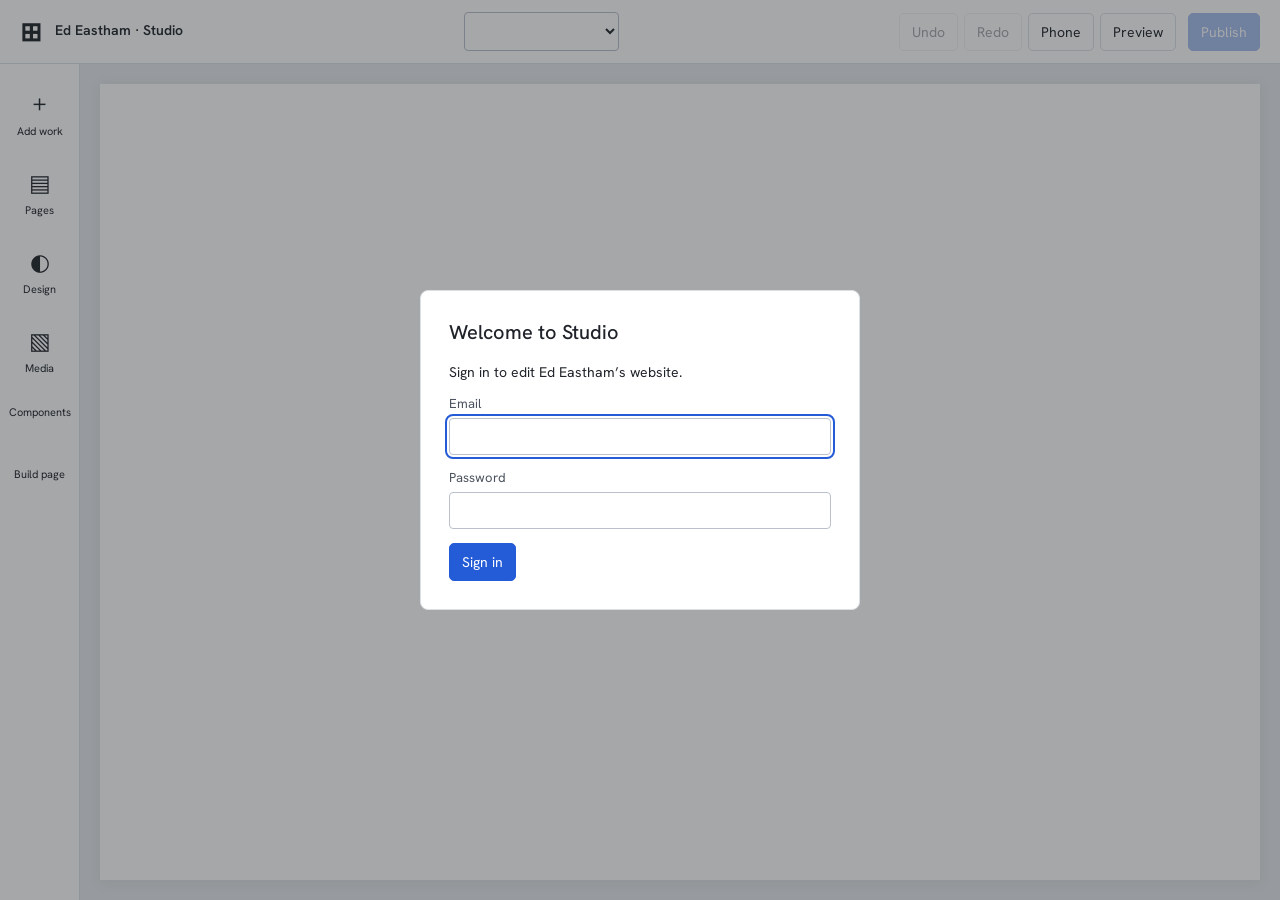
<file: edit/index.html>
<!doctype html>
<html lang="en-GB">
<head><meta charset="utf-8"><meta name="viewport" content="width=device-width, initial-scale=1"><title>Ed Eastham · Studio</title><link rel="icon" href="data:,"><link href="https://fonts.googleapis.com/css2?family=Hanken+Grotesk:wght@400;500;600&display=swap" rel="stylesheet"><link rel="stylesheet" href="editor.css"><script src="editor.js" defer></script></head>
<body>
<header id="topbar"><div class="brand"><span aria-hidden="true">⊞</span> Ed Eastham · Studio</div><label class="page-picker"><span class="sr-only">Page</span><select id="page-switcher" aria-label="Page"></select></label><div class="actions"><button id="undo" title="Undo (⌘Z)" disabled>Undo</button><button id="redo" title="Redo (⇧⌘Z)" disabled>Redo</button><button id="device" aria-pressed="false">Phone</button><button id="preview">Preview</button><span id="dirty" role="status" aria-label="Unsaved changes" hidden>●</span><span class="save-state"><span id="draft-status" role="status"></span><span id="publish-status" role="status"></span></span><button id="publish" class="primary" disabled>Publish</button></div></header>
<nav id="rail" aria-label="Studio tools"><button data-panel="add"><span aria-hidden="true">＋</span>Add work</button><button data-panel="pages"><span aria-hidden="true">▤</span>Pages</button><button data-panel="design"><span aria-hidden="true">◐</span>Design</button><button data-panel="media"><span aria-hidden="true">▧</span>Media</button></nav>
<aside id="panel" hidden></aside><main id="canvas"><iframe id="site-frame" title="Editable site canvas"></iframe></main><aside id="properties" hidden></aside>
<script src="customize.js" defer></script>
<script src="page-builder.js" defer></script>
<button id="exit-preview" hidden>Exit preview</button><div id="notice" role="status" aria-live="polite">Loading Studio…</div>
<input id="picture-file" type="file" accept="image/png,image/jpeg,image/webp,image/gif" hidden>
<dialog id="login"><form id="login-form"><h1>Welcome to Studio</h1><p>Sign in to edit Ed Eastham’s website.</p><label>Email<input name="email" type="email" autocomplete="username" required></label><label>Password<input name="password" type="password" autocomplete="current-password" required></label><p id="login-error" role="alert"></p><button class="primary">Sign in</button></form></dialog>
<dialog id="publish-dialog"><h2>Publish changes</h2><div id="publish-summary"></div><p id="publish-progress" role="status" aria-live="polite"></p><div class="dialog-actions"><button id="publish-close">Cancel</button><button id="publish-confirm" class="primary">Publish now</button></div></dialog>
<dialog id="conflict-dialog" aria-labelledby="conflict-title"><h2 id="conflict-title">Changes on the live site</h2><p>These records changed since you loaded them. Choose Keep mine for any version you want to publish. Reload latest loads the other records and continues publishing your remaining edits.</p><ul id="conflict-records"></ul><div class="dialog-actions"><button id="conflict-reload" class="primary">Reload latest</button></div></dialog>
<dialog id="draft-dialog" aria-labelledby="draft-message"><h2 id="draft-message"></h2><div class="dialog-actions"><button id="draft-discard">Discard</button><button id="draft-restore" class="primary">Restore</button></div></dialog>
</body></html>
</file>
<file: edit/editor.css>
:root{font-family:'Hanken Grotesk',Arial,sans-serif;color:#20242a;background:#e8eaed;font-size:14px;--blue:#245bd7;--line:#dce0e5}*{box-sizing:border-box}body{margin:0}button,input,textarea,select{font:inherit}button{cursor:pointer;background:white;color:inherit;border:1px solid var(--line);border-radius:5px;padding:9px 12px;white-space:nowrap}button:hover{background:#f0f3f8}button:disabled{opacity:.4;cursor:default}.primary{background:var(--blue);color:white;border-color:var(--blue)}.primary:hover{background:#1647b5}button:focus-visible,input:focus-visible,select:focus-visible,textarea:focus-visible{outline:2px solid var(--blue);outline-offset:2px}[hidden]{display:none!important}#topbar{position:fixed;inset:0 0 auto;height:64px;display:flex;align-items:center;justify-content:space-between;gap:16px;padding:12px 20px;background:#fff;border-bottom:1px solid var(--line);z-index:5}.brand{font-weight:600;white-space:nowrap}.brand span{font-size:26px;vertical-align:middle;margin-right:9px}.actions{display:flex;align-items:center;gap:6px}#dirty{color:var(--blue);font-size:13px}#rail{position:fixed;top:64px;bottom:0;left:0;width:80px;background:#fff;border-right:1px solid var(--line);padding-top:12px;z-index:4;display:flex;flex-direction:column;gap:6px}#rail button{border:0;border-radius:0;display:grid;gap:5px;font-size:11px;padding:12px 2px}#rail span{font-size:23px}#rail button[aria-pressed=true]{color:var(--blue);background:#edf3ff}#canvas{position:fixed;inset:64px 0 0 80px;display:flex;justify-content:center;overflow:auto;padding:20px}#site-frame{border:0;background:white;width:100%;height:100%;box-shadow:0 2px 12px #20242a15;flex-shrink:0}body.phone #site-frame{width:390px;max-width:100%}body.has-panel #canvas{left:380px}body.has-properties #canvas{right:270px}#panel,#properties{position:fixed;top:64px;bottom:0;background:white;overflow-y:auto;padding:20px;z-index:3}#panel{left:80px;width:300px;border-right:1px solid var(--line);animation:slide .15s ease-out}#properties{right:0;width:270px;border-left:1px solid var(--line)}h1,h2{font-size:20px;font-weight:500;margin:0 0 18px}h3{font-size:15px;margin:22px 0 12px}.panel-head{display:flex;justify-content:space-between;align-items:baseline;gap:10px}.panel-head button{padding:4px 8px}label{display:grid;gap:6px;margin-bottom:14px;font-size:13px;color:#4b525d}input,select,textarea{width:100%;padding:9px;border:1px solid #bac1cc;border-radius:4px;background:white;color:#20242a}input[type=checkbox]{width:auto;justify-self:start}input[type=color]{height:40px;padding:3px}textarea{min-height:90px;resize:vertical}.page-picker{margin:0;min-width:155px;max-width:230px}.media-grid{display:grid;grid-template-columns:1fr 1fr;gap:8px;margin-top:16px}.media-grid button{padding:5px;overflow:hidden;white-space:normal;word-break:break-word;font-size:11px;text-align:left}.media-grid img{width:100%;height:110px;object-fit:cover;margin-bottom:5px}.page-row{display:flex;gap:4px;margin:5px 0}.page-row button:first-child{flex:1;text-align:left;white-space:normal}.category-row{border-top:1px solid var(--line);padding-top:12px;margin-top:12px}.category-row label{margin-bottom:8px}.move-buttons{display:flex;gap:5px;margin-bottom:12px}#notice{position:fixed;bottom:18px;left:50%;transform:translateX(-50%);background:#20242a;color:white;padding:10px 16px;border-radius:5px;z-index:20;max-width:90%;pointer-events:none}dialog{width:440px;max-width:calc(100% - 24px);border:1px solid var(--line);border-radius:8px;padding:28px;color:inherit}dialog::backdrop{background:#20242a66}.dialog-actions{display:flex;justify-content:flex-end;gap:8px;margin-top:20px}#login-error{color:#b32230}.sr-only{position:absolute;width:1px;height:1px;overflow:hidden;clip:rect(0,0,0,0)}body.preview #topbar,body.preview #rail,body.preview #panel,body.preview #properties{display:none}body.preview #canvas{inset:0;padding:0}#exit-preview{position:fixed;right:16px;bottom:16px;z-index:30;box-shadow:0 2px 10px #0002}@keyframes slide{from{transform:translateX(-12px);opacity:0}to{transform:none;opacity:1}}@media(max-width:800px){#topbar{height:112px;padding:8px 10px;flex-wrap:wrap;gap:5px}.brand{font-size:13px}.brand span{font-size:20px}.page-picker{max-width:165px;min-width:130px}.actions{width:100%;justify-content:flex-end}.actions button{padding:8px 9px;font-size:12px}#rail{top:auto;bottom:0;width:100%;height:60px;flex-direction:row;justify-content:space-around;padding:0;border-top:1px solid var(--line)}#rail button{padding:4px 10px;gap:0}#rail span{font-size:20px}#canvas,body.has-panel #canvas,body.has-properties #canvas{inset:112px 0 60px;padding:0}#panel,#properties{top:auto;bottom:60px;left:0;right:0;width:100%;height:48dvh;border-top:1px solid var(--line);box-shadow:0 -4px 20px #0001;z-index:6}#notice{bottom:70px}body.preview #canvas{inset:0}}@media(prefers-reduced-motion:reduce){*{animation:none!important;transition:none!important}}

.save-state{display:grid;gap:1px;font-size:11px;line-height:1.2;max-width:120px}#draft-status{color:#4b525d}#publish-status{color:var(--blue)}#conflict-records{list-style:none;padding:0;max-height:45vh;overflow:auto}#conflict-records li{display:grid;gap:8px;margin:18px 0}#conflict-records small{overflow-wrap:anywhere}#conflict-records button{justify-self:start}#conflict-records button[aria-pressed=true]{background:var(--blue);color:white}@media(max-width:800px){.actions{gap:4px}.actions button{padding:8px 6px}.save-state{font-size:10px;max-width:65px}}

/* Keep editing and publishing controls reachable on a phone. */
@media(max-width:800px){
  #topbar{height:148px;display:grid;grid-template-columns:1fr minmax(120px,45%);grid-template-rows:40px 1fr;padding:8px 10px;gap:6px}
  .brand{font-size:12px}.brand span{margin-right:4px}.page-picker{min-width:0;max-width:none}
  .actions{grid-column:1/-1;display:grid;grid-template-columns:repeat(5,minmax(0,1fr));gap:4px;width:100%}
  .actions button{min-height:44px;padding:8px 3px;font-size:12px}.actions #publish{grid-column:5;grid-row:1}
  .save-state{grid-column:1/-1;grid-row:2;display:flex;gap:12px;max-width:none;min-height:16px;font-size:11px}#dirty{display:none}
  #canvas,body.has-panel #canvas,body.has-properties #canvas{top:148px;bottom:calc(64px + env(safe-area-inset-bottom))}
  #rail{height:calc(64px + env(safe-area-inset-bottom));padding-bottom:env(safe-area-inset-bottom);overflow-x:auto;justify-content:space-evenly}
  #rail button{min-width:48px;min-height:56px;padding:6px;flex-shrink:0}
  #panel,#properties{bottom:calc(64px + env(safe-area-inset-bottom));height:52dvh;max-height:calc(100dvh - 156px - env(safe-area-inset-bottom));padding:16px}
  .panel-head{position:sticky;top:-16px;background:white;z-index:2;padding-top:12px}.panel-head button{min-width:44px;min-height:44px}
  input,select,textarea{font-size:16px;min-height:44px}input[type=checkbox]{width:24px;height:24px;min-height:24px}
  .dialog-actions{flex-wrap:wrap}.dialog-actions button{min-height:44px}dialog{max-height:calc(100dvh - 24px);overflow:auto;padding:20px}
  #exit-preview{min-height:44px;bottom:max(16px,env(safe-area-inset-bottom))}body.preview #canvas{inset:0}
}
</file>
